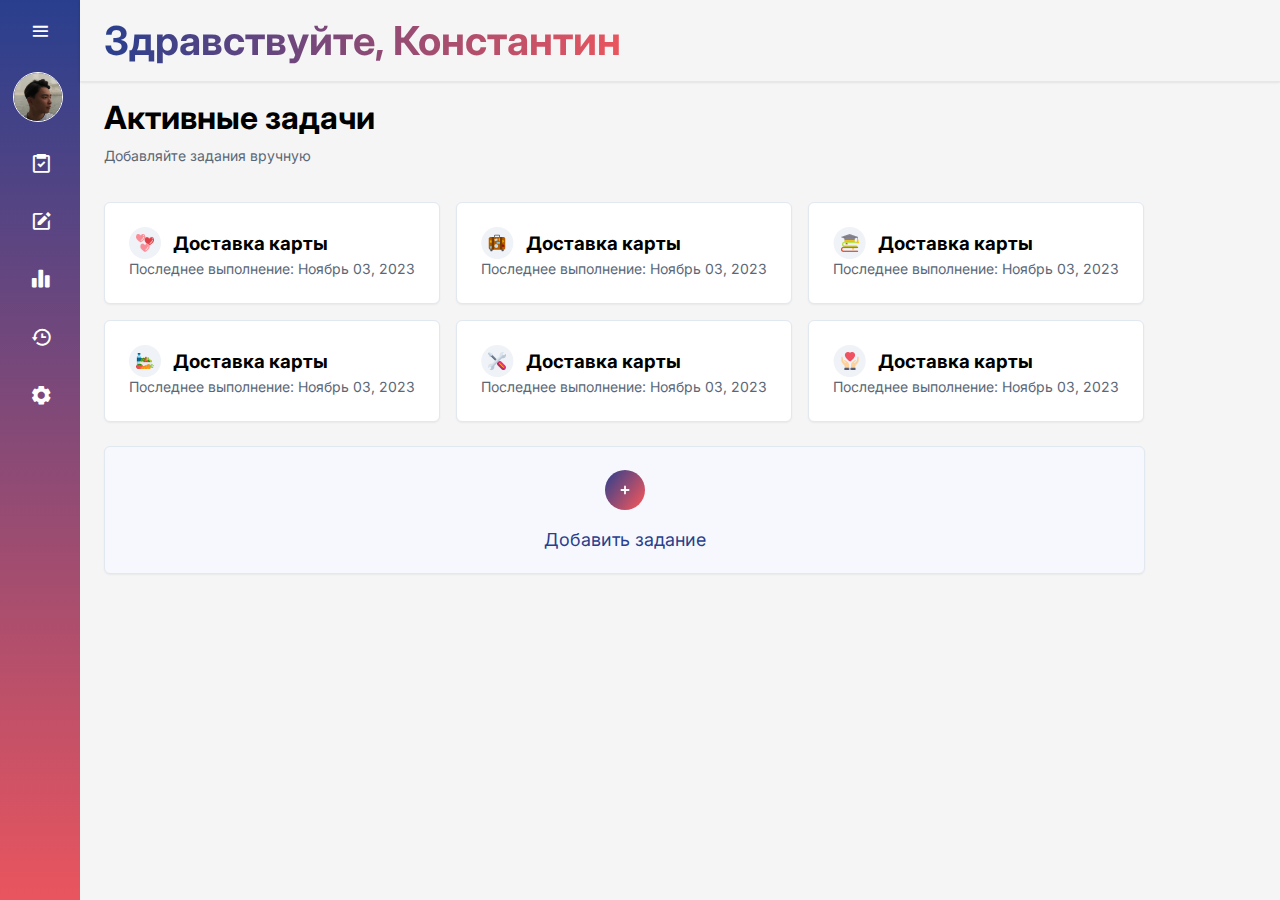
<file: index.html>
<!DOCTYPE html>
<html lang="en">
<head>
    <meta charset="UTF-8">
    <meta name="viewport" content="width=device-width, initial-scale=1.0">
    <title>LCT main</title>
    <link rel="stylesheet" href="style.css">
    <link href='https://unpkg.com/boxicons@2.1.4/css/boxicons.min.css' rel='stylesheet'>
    <script src="script.js" defer></script>
</head>
<body>

    <section class="main-info">

        <div class="sidebar">
            <div class="top">
                <div class="logo">
                    <img src="assets/image 9 1.svg" alt="">
                    <span>Совкомбанк</span>
                </div>
                <i class="bx bx-menu" id="btn"></i>
            </div>
            <div class="user">
                <img src="assets/person.jpg" alt="person" class="user-img">
                <div>
                    <p class="bold">Костя Цой</p>
                    <!-- <p>Developer</p> -->
                </div>
            </div>
            <ul>
                <li>
                    <a href="#">
                        <i class='bx bx-task'></i>
                        <span class="nav-item">Задачи</span>
                    </a>
                    <!-- <span class="tooltip">Задачи</span> -->
                </li>
                <li>
                    <a href="#">
                        <i class='bx bxs-edit'></i>
                        <span class="nav-item">Модерация</span>
                    </a>
                    <!-- <span class="tooltip">Модерация</span> -->
                </li>
                <li>
                    <a href="#">
                        <i class='bx bxs-bar-chart-alt-2'></i>
                        <span class="nav-item">Статистика</span>
                    </a>
                    <!-- <span class="tooltip">Статистика</span> -->
                </li>
                <li>
                    <a href="history.html">
                        <i class='bx bx-history'></i>
                        <span class="nav-item">История</span>
                    </a>
                    <!-- <span class="tooltip">История</span> -->
                </li>
                <li>
                    <a href="#">
                        <i class='bx bxs-cog' ></i>
                        <span class="nav-item">Настройки</span>
                    </a>
                    <!-- <span class="tooltip">Настройки</span> -->
                </li>
            </ul>
        </div>

        <div class="main-content">
            <div class="container">
                <div class="main-content__top">
                    <!-- <div class="top__icons">
                        <img src="assets/inbox.svg" alt="">
                        <img src="assets/arrows-expand.svg" alt="">
                    </div>
                    <div class="top__question">
                        <img src="assets/question-mark-circle.svg" alt="">
                    </div> -->
                    <h1>Здравствуйте, Константин</h1>
                </div>
                <hr class="hr">
                <div class="main-content__active-tasks">
                    <h1>Активные задачи</h1>
                    <p>Добавляйте задания вручную</p>
                    <div class="tasks">
                        <div class="firstTasks">
                            <div class="task">
                                <div class="task-title">
                                    <img src="assets/Wallet Icon1.svg" alt="">
                                    <h3>Доставка карты</h3>
                                </div>
                                <p>Последнее выполнение: Ноябрь 03, 2023</p>
                            </div>
                            <div class="task">
                                <div class="task-title">
                                    <img src="assets/Wallet Icon2.png" alt="">
                                    <h3>Доставка карты</h3>
                                </div>
                                <p>Последнее выполнение: Ноябрь 03, 2023</p>
                            </div><div class="task">
                                <div class="task-title">
                                    <img src="assets/Wallet Icon3.png" alt="">
                                    <h3>Доставка карты</h3>
                                </div>
                                <p>Последнее выполнение: Ноябрь 03, 2023</p>
                            </div>

                        </div>
                        <div class="secondTasks">
                            <div class="task">
                                <div class="task-title">
                                    <img src="assets/Wallet Icon4.png" alt="">
                                    <h3>Доставка карты</h3>
                                </div>
                                <p>Последнее выполнение: Ноябрь 03, 2023</p>
                            </div>
                            <div class="task">
                                <div class="task-title">
                                    <img src="assets/Wallet Icon5.png" alt="">
                                    <h3>Доставка карты</h3>
                                </div>
                                <p>Последнее выполнение: Ноябрь 03, 2023</p>
                            </div>
                            <div class="task">
                                <div class="task-title">
                                    <img src="assets/Wallet Icon6.png" alt="">
                                    <h3>Доставка карты</h3>
                                </div>
                                <p>Последнее выполнение: Ноябрь 03, 2023</p>
                            </div>
                        </div>
                    </div>
                    <div class="add-tasks">
                        <a href="#"><img src="assets/Icon button.svg" alt=""></a>
                        <p>Добавить задание</p>
                    </div>
                </div>
                
            </div>
        </div>

    </section>

</body>
</html>
</file>
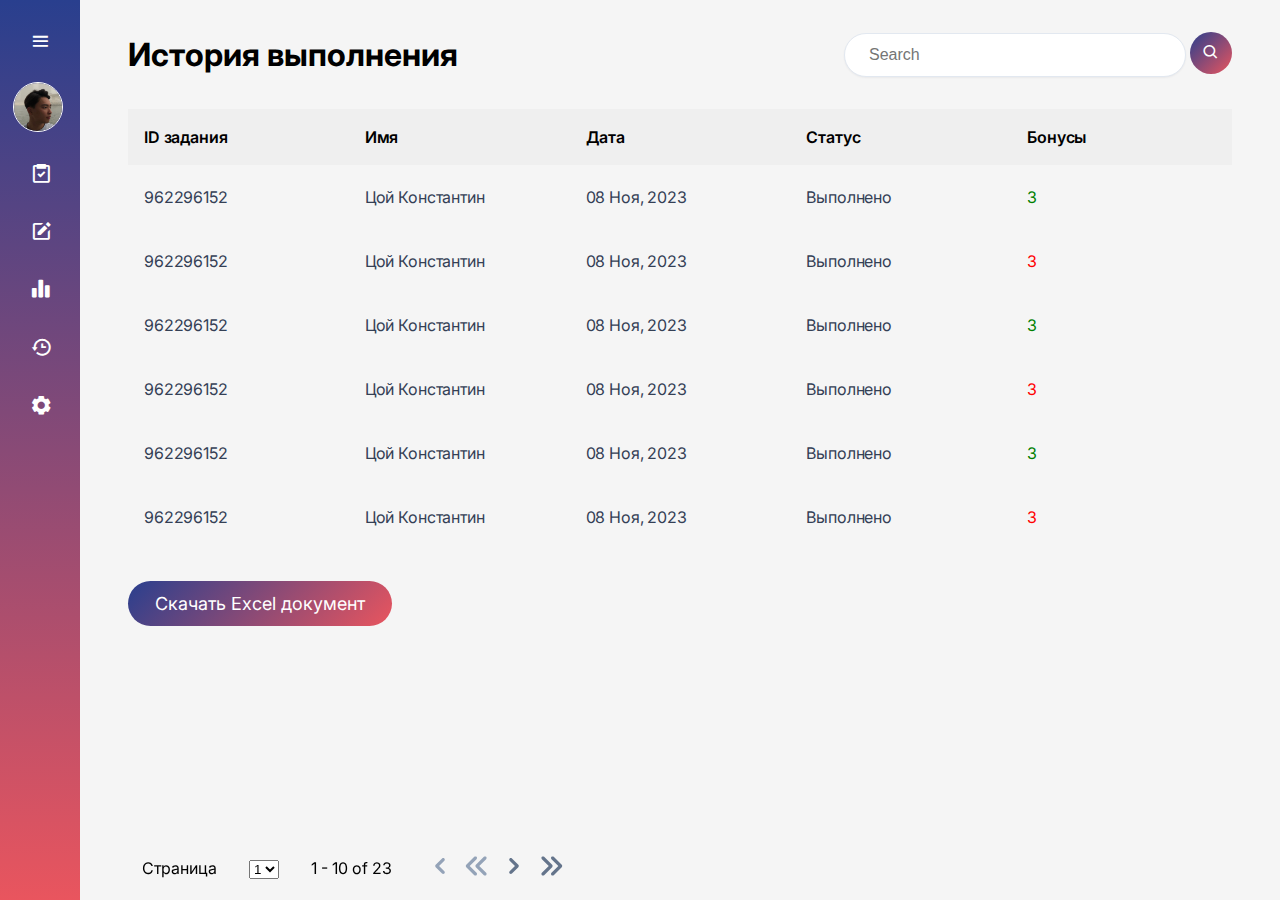
<file: history.html>
<!DOCTYPE html>
<html lang="en">

<head>
    <meta charset="UTF-8">
    <meta name="viewport" content="width=device-width, initial-scale=1.0">
    <title>LCT history</title>
    <link rel="stylesheet" href="styleHistory.css">
    <link href='https://unpkg.com/boxicons@2.1.4/css/boxicons.min.css' rel='stylesheet'>
    <script src="script.js" defer></script>
</head>

<body>
    <section class="main-info">

        <div class="sidebar">
            <div class="top">
                <div class="logo">
                    <img src="assets/image 9 1.svg" alt="">
                    <span>Совкомбанк</span>
                </div>
                <i class="bx bx-menu" id="btn"></i>
            </div>
            <div class="user">
                <img src="assets/person.jpg" alt="person" class="user-img">
                <div>
                    <p class="bold">Костя Цой</p>
                    <!-- <p>Developer</p> -->
                </div>
            </div>
            <ul>
                <li>
                    <a href="index.html">
                        <i class='bx bx-task'></i>
                        <span class="nav-item">Задачи</span>
                    </a>
                    <!-- <span class="tooltip">Задачи</span> -->
                </li>
                <li>
                    <a href="#">
                        <i class='bx bxs-edit'></i>
                        <span class="nav-item">Модерация</span>
                    </a>
                    <!-- <span class="tooltip">Модерация</span> -->
                </li>
                <li>
                    <a href="#">
                        <i class='bx bxs-bar-chart-alt-2'></i>
                        <span class="nav-item">Статистика</span>
                    </a>
                    <!-- <span class="tooltip">Статистика</span> -->
                </li>
                <li>
                    <a href="#">
                        <i class='bx bx-history'></i>
                        <span class="nav-item">История</span>
                    </a>
                    <!-- <span class="tooltip">История</span> -->
                </li>
                <li>
                    <a href="#">
                        <i class='bx bxs-cog'></i>
                        <span class="nav-item">Настройки</span>
                    </a>
                    <!-- <span class="tooltip">Настройки</span> -->
                </li>
            </ul>
        </div>

        <div class="main-content">

            <!-- <div class="main-content__top">
               
                <h1>Здравствуйте, Константин</h1>
            </div>
            <hr class="hr"> -->
            <div class="container">
                <div class="main-content__history">
                    <div class="history-title">
                        <h1>История выполнения</h1>
                    </div>
                    <div class="history-search">
                        <label for="tasks"></label>
                        <input type="text" id="tasks" name="tasks" placeholder="Search">
                        <i class='bx bx-search'></i>
                    </div>
                </div>
                <div class="history-table">
                    <table>
                        <thead>
                            <th>ID задания</th>
                            <th>Имя</th>
                            <th>Дата</th>
                            <th>Статус</th>
                            <th>Бонусы</th>
                        </thead>
                        <tbody>
                            <tr>
                                <td>962296152</td>
                                <td>Цой Константин</td>
                                <td>08 Ноя, 2023</td>
                                <td>Выполнено</td>
                                <td>3</td>
                            </tr>
                            <tr>
                                <td>962296152</td>
                                <td>Цой Константин</td>
                                <td>08 Ноя, 2023</td>
                                <td>Выполнено</td>
                                <td>3</td>
                            </tr>
                            <tr>
                                <td>962296152</td>
                                <td>Цой Константин</td>
                                <td>08 Ноя, 2023</td>
                                <td>Выполнено</td>
                                <td>3</td>
                            </tr><tr>
                                <td>962296152</td>
                                <td>Цой Константин</td>
                                <td>08 Ноя, 2023</td>
                                <td>Выполнено</td>
                                <td>3</td>
                            </tr>
                            <tr>
                                <td>962296152</td>
                                <td>Цой Константин</td>
                                <td>08 Ноя, 2023</td>
                                <td>Выполнено</td>
                                <td>3</td>
                            </tr>
                            <tr>
                                <td>962296152</td>
                                <td>Цой Константин</td>
                                <td>08 Ноя, 2023</td>
                                <td>Выполнено</td>
                                <td>3</td>
                            </tr>
                        </tbody>
                    </table>
                </div>
                <div class="history-btn">
                    <p>Скачать Excel документ</p>
                </div>
                <div class="history-bottom">
                    <p>Страница</p>
                    <div class="pages">
                        <select name="menu" id="name" size="1">
                            <option value="first">1</option>
                            <option value="second">2</option>
                            <option value="third">3</option>
                            <option value="fourth">4</option>
                            <option value="fifth">5</option>
                        </select>
                    </div>
                    <p><span>1</span> - 10 of 23</p>
                    <div class="next-icons">
                        <img src="assets/chevron-left.svg" alt="">
                        <img src="assets/chevron-double-left.svg" alt="">
                        <img src="assets/chevron-right.svg" alt="">
                        <img src="assets/chevron-double-right.svg" alt="">
                    </div>
                </div>
            </div>
        </div>

    </section>
</body>

</html>
</file>
<file: style.css>
@import url('https://fonts.googleapis.com/css2?family=Inter:wght@100;200;300;400;500;600;700;800;900&display=swap');

* {
    margin: 0;
    padding: 0;
    box-sizing: border-box;
}

body {
    font-family: "Inter", sans-serif;
}

.user-img {
    width: 50px;
    height: 50px;
    border-radius: 100%;
    border: solid 1px white;
}

.sidebar {
    position: absolute;
    top: 0;
    left: 0;
    height: 100vh;
    width: 80px;
    background: linear-gradient(0deg, #E9555E, #293F8E);
    padding: 0.4rem 0.8rem;
    transition: all 0.5s ease;
}

.sidebar.active ~ .main-content {
    left: 250px;
    width: calc(100% - 250px);
}

.sidebar.active {
    width: 250px;
}

.sidebar #btn {
    position: absolute;
    color: white;
    top: 0.4rem;
    left: 50%;
    font-size: 1.4rem;
    line-height: 50px;
    transform: translateX(-50%);
    cursor: pointer;
}

.sidebar.active #btn {
    left: 90%;
}

.sidebar .top {
    display: flex;
    align-items: center;
}

.sidebar .top .logo {
    color: white;
    display: flex;
    height: 50px;
    width: 100%;
    align-items: center;
    pointer-events: none;
    opacity: 0;
}

.sidebar .top .logo span {
    font-size: 1.2rem;
}

.sidebar.active .top .logo {
    opacity: 1;
}

.top .logo img {
    font-size: 2rem;
    margin-left: 14px;
    margin-right: 25px;
}

/* .top .logo img {
    margin-right: 10px;
} */

.user {
    display: flex;
    align-items: center;
    margin: 1rem 0;
}

.user p {
    color: white;
    opacity: 1;
    margin-left: 1rem;
}

.bold {
    font-weight: 600;
}

.sidebar p {
    opacity: 0;
}

.sidebar.active p {
    opacity: 1;
}

.sidebar ul li {
    position: relative;
    list-style-type: none;
    height: 50px;
    width: 90%;
    margin: 0.5rem auto;
    line-height: 50px;
}

.sidebar ul li a {
    color: white;
    display: flex;
    align-items: center;
    text-decoration: none;
    border-radius: 0.8rem;
}

.sidebar ul li a:hover {
    background-color: white;
    color: black;
}

.sidebar ul li a i {
    font-size: 1.4rem;
    min-width: 50px;
    text-align: center;
    height: 50px;
    border-radius: 12px;
    line-height: 50px;
}

.sidebar .nav-item {
    opacity: 0;
}

.sidebar.active .nav-item {
    opacity: 1;
}

.sidebar ul li .tooltip {
    position: absolute;
    left: 135px;
    top: 50%;
    transform: translate(-50%, -50%);
    box-shadow: 0 0.5rem 0.8rem rgba(0, 0, 0, 0.2);
    border-radius: 0.6rem;
    padding: 0.4rem 1.2rem;
    line-height: 1,8rem;
    z-index: 20;
    opacity: 0;
}

.sidebar ul li:hover .tooltip {
    opacity: 1;
}

.sidebar.active ul li .tooltip {
    display: none;
}

.main-content {
    position: relative;
    background-color: whitesmoke;
    min-height: 100vh;
    top: 0;
    left: 80px;
    transition: all 0.5s ease;
    width: calc(100% - 80px);
    /* padding: 1rem; */
}

.main-content__top {
    display: flex;
    flex-direction: row;
    justify-content: space-between;
    padding: 1rem 1.5rem;
    box-shadow: 0px 1px 2px 0px rgba(16, 24, 40, 0.06), 0px 1px 3px 0px rgba(16, 24, 40, 0.10);
}

.main-content__top h1 {
    font-size: 2.5rem;
    background-color: #2AA5A0;
    background-image: linear-gradient(90deg, #293F8E, #E9555E);
    -webkit-background-clip: text;
    -webkit-text-fill-color: transparent;
}

.hr {
    border: 1px solid #E2E8F0;
    border-bottom-width: 0;
}

.main-content__active-tasks {
    padding: 1rem 1.5rem;
}

.main-content__active-tasks h1 {
    margin-bottom: 8px;
    font-size: 32px;
    font-weight: 700;
    line-height: 40px;
}

.main-content__active-tasks p {
    color: var(--neutral-80, #5B6776);
    font-size: 14px;
    font-weight: 400;
    line-height: 20px;
}

.tasks {
    margin-top: 36px;
    display: flex;
    flex-direction: column;
    gap: 16px;
}

.firstTasks,
.secondTasks {
    display: flex;
    flex-direction: row;
    gap: 16px;
}

.task {
    padding: 24px;
    border-radius: 6px;
    border: 1px solid var(--neutral-40, #E2E8F0);
    background: var(--base-white, #FFF);
    box-shadow: 0px 1px 2px 0px rgba(16, 24, 40, 0.05);
    transition: all 0.5s ease;
}

.task:hover {
    transform: scale(1.05);
}

.task-title {
    display: flex;
    align-items: center;
    gap: 12px;
}

.add-tasks {
    margin-top: 24px;
    text-align: center;
    padding: 23px;
    width: 1041px;
    border-radius: 6px;
    border: 1px solid var(--neutral-40, #E2E8F0);
    background: var(--violet-200, #F7F8FD);
    box-shadow: 0px 1px 2px 0px rgba(16, 24, 40, 0.05);
}

.add-tasks p {
    margin-top: 16px;
    color: #293F8E;
    font-size: 18px;
}

.add-tasks a i {
    background: linear-gradient(45deg, #E9555E, #293F8E);
}
</file>
<file: styleHistory.css>
@import url('https://fonts.googleapis.com/css2?family=Inter:wght@100;200;300;400;500;600;700;800;900&display=swap');

* {
    margin: 0;
    padding: 0;
    box-sizing: border-box;
}

body {
    font-family: "Inter", sans-serif;
}

.user-img {
    width: 50px;
    height: 50px;
    border-radius: 100%;
    border: solid 1px white;
}

.sidebar {
    position: absolute;
    top: 0;
    left: 0;
    height: 100vh;
    width: 80px;
    background: linear-gradient(0deg, #E9555E, #293F8E);
    padding: 1rem 0.8rem;
    transition: all 0.5s ease;
}

.sidebar.active ~ .main-content {
    left: 250px;
    width: calc(100% - 250px);
}

.sidebar.active {
    width: 250px;
}

.sidebar #btn {
    position: absolute;
    color: white;
    top: 1rem;
    left: 50%;
    font-size: 1.4rem;
    line-height: 50px;
    transform: translateX(-50%);
    cursor: pointer;
}

.sidebar.active #btn {
    left: 90%;
}

.sidebar .top {
    display: flex;
    align-items: center;
}

.sidebar .top .logo {
    color: white;
    display: flex;
    height: 50px;
    width: 100%;
    align-items: center;
    pointer-events: none;
    opacity: 0;
}

.sidebar .top .logo span {
    font-size: 1.2rem;
}

.sidebar.active .top .logo {
    opacity: 1;
}

.top .logo img {
    font-size: 2rem;
    margin-left: 14px;
    margin-right: 25px;
}

/* .top .logo img {
    margin-right: 10px;
} */

.user {
    display: flex;
    align-items: center;
    margin: 1rem 0;
}

.user p {
    color: white;
    opacity: 1;
    margin-left: 1rem;
}

.bold {
    font-weight: 600;
}

.sidebar p {
    opacity: 0;
}

.sidebar.active p {
    opacity: 1;
}

.sidebar ul li {
    position: relative;
    list-style-type: none;
    height: 50px;
    width: 90%;
    margin: 0.5rem auto;
    line-height: 50px;
}

.sidebar ul li a {
    color: white;
    display: flex;
    align-items: center;
    text-decoration: none;
    border-radius: 0.8rem;
}

.sidebar ul li a:hover {
    background-color: white;
    color: black;
}

.sidebar ul li a i {
    font-size: 1.4rem;
    min-width: 50px;
    text-align: center;
    height: 50px;
    border-radius: 12px;
    line-height: 50px;
}

.sidebar .nav-item {
    opacity: 0;
}

.sidebar.active .nav-item {
    opacity: 1;
}

.sidebar ul li .tooltip {
    position: absolute;
    left: 135px;
    top: 50%;
    transform: translate(-50%, -50%);
    box-shadow: 0 0.5rem 0.8rem rgba(0, 0, 0, 0.2);
    border-radius: 0.6rem;
    padding: 0.4rem 1.2rem;
    line-height: 1,8rem;
    z-index: 20;
    opacity: 0;
}

.sidebar ul li:hover .tooltip {
    opacity: 1;
}

.sidebar.active ul li .tooltip {
    display: none;
}

.main-content {
    position: relative;
    background-color: whitesmoke;
    min-height: 100vh;
    top: 0;
    left: 80px;
    transition: all 0.5s ease;
    width: calc(100% - 80px);
}

.main-content__top {
    padding: 1rem 1.5rem;
    box-shadow: 0px 1px 2px 0px rgba(16, 24, 40, 0.06), 0px 1px 3px 0px rgba(16, 24, 40, 0.10);
}

.main-content__top h1 {
    font-size: 2.5rem;
    background-image: linear-gradient(90deg, #293F8E, #E9555E);
    -webkit-background-clip: text;
    -webkit-text-fill-color: transparent;
}

.hr {
    border: 1px solid #E2E8F0;
    border-bottom-width: 0;
}

.container {
    padding: 2rem 3rem;
}

.main-content__history {
    display: flex;
    flex-direction: row;
    align-items: center;
    justify-content: space-between;
}

.history-title h1 {
    font-size: 2rem;
    font-weight: 700;
    line-height: 40px;
}

.history-search input{
    width: 342px;
    padding: 0.75rem 1.5rem;
    font-size: 1rem;
    border-radius: 1000px;
    border: 1px solid var(--neutral-40, #E2E8F0);
    background: var(--neutral-10, #FFF);
    box-shadow: 0px 1px 2px 0px rgba(16, 24, 40, 0.05);
}

.history-search i {
    color: white;
    font-size: 1.1rem;
    padding: 0.75rem;
    background-image: linear-gradient(135deg, #293F8E, #E9555E);
    border-radius: 1000px;
    cursor: pointer;
    transition: all 0.5s ease;
}

.history-search i:hover {
    transform: scale(1.1);
}

.history-table {
    margin-top: 2rem;
}

table {
    table-layout: fixed;
    width: 100%;
    border-collapse: collapse;
    /* border: 3px solid purple; */
}

table th {
    text-align: start;
	font-weight: bold;
	padding: 1rem;
    font-weight: 600;
    line-height: 24px;
    letter-spacing: -0.16px;
    background-color: #efefef;
	/* background: #efefef;
	border: 1px solid #dddddd; */
}

table td {
	/* border: 1px solid #dddddd; */
	padding: 1.25rem 1rem;
    color: #344055;
    font-size: 1rem;
    font-weight: 400;
    line-height: 24px;
    letter-spacing: -0.16px;
}

table tr:nth-child(odd) td:nth-child(5) {
    color: green;
}

table tr:nth-child(even) td:nth-child(5) {
    color: red;
}

.history-btn {
    text-align: center;
    margin-top: 2rem;
    padding: 0.75rem 1.5rem;
    width: 16.5rem;
    background: linear-gradient(135deg, #293F8E, #E9555E);
    border-radius: 1000px;
    cursor: pointer;
    transition: all 0.5s ease;
}

.history-btn:hover {
    transform: scale(1.1);
}

.history-btn p {
    color: white;
    font-size: 1.125rem;
}

.history-bottom {
    position: fixed;
    left: 128px;
    bottom: 0;
    padding: 0.875rem;
    display: flex;
    flex-direction: row;
    align-items: center;
    gap: 2rem;
    /* background-color: #efefef; */
    transition: all 0.5s ease;
}

.history-bottom.active {
    left: 298px;
}

.next-icons img {
    cursor: pointer;
}
</file>
